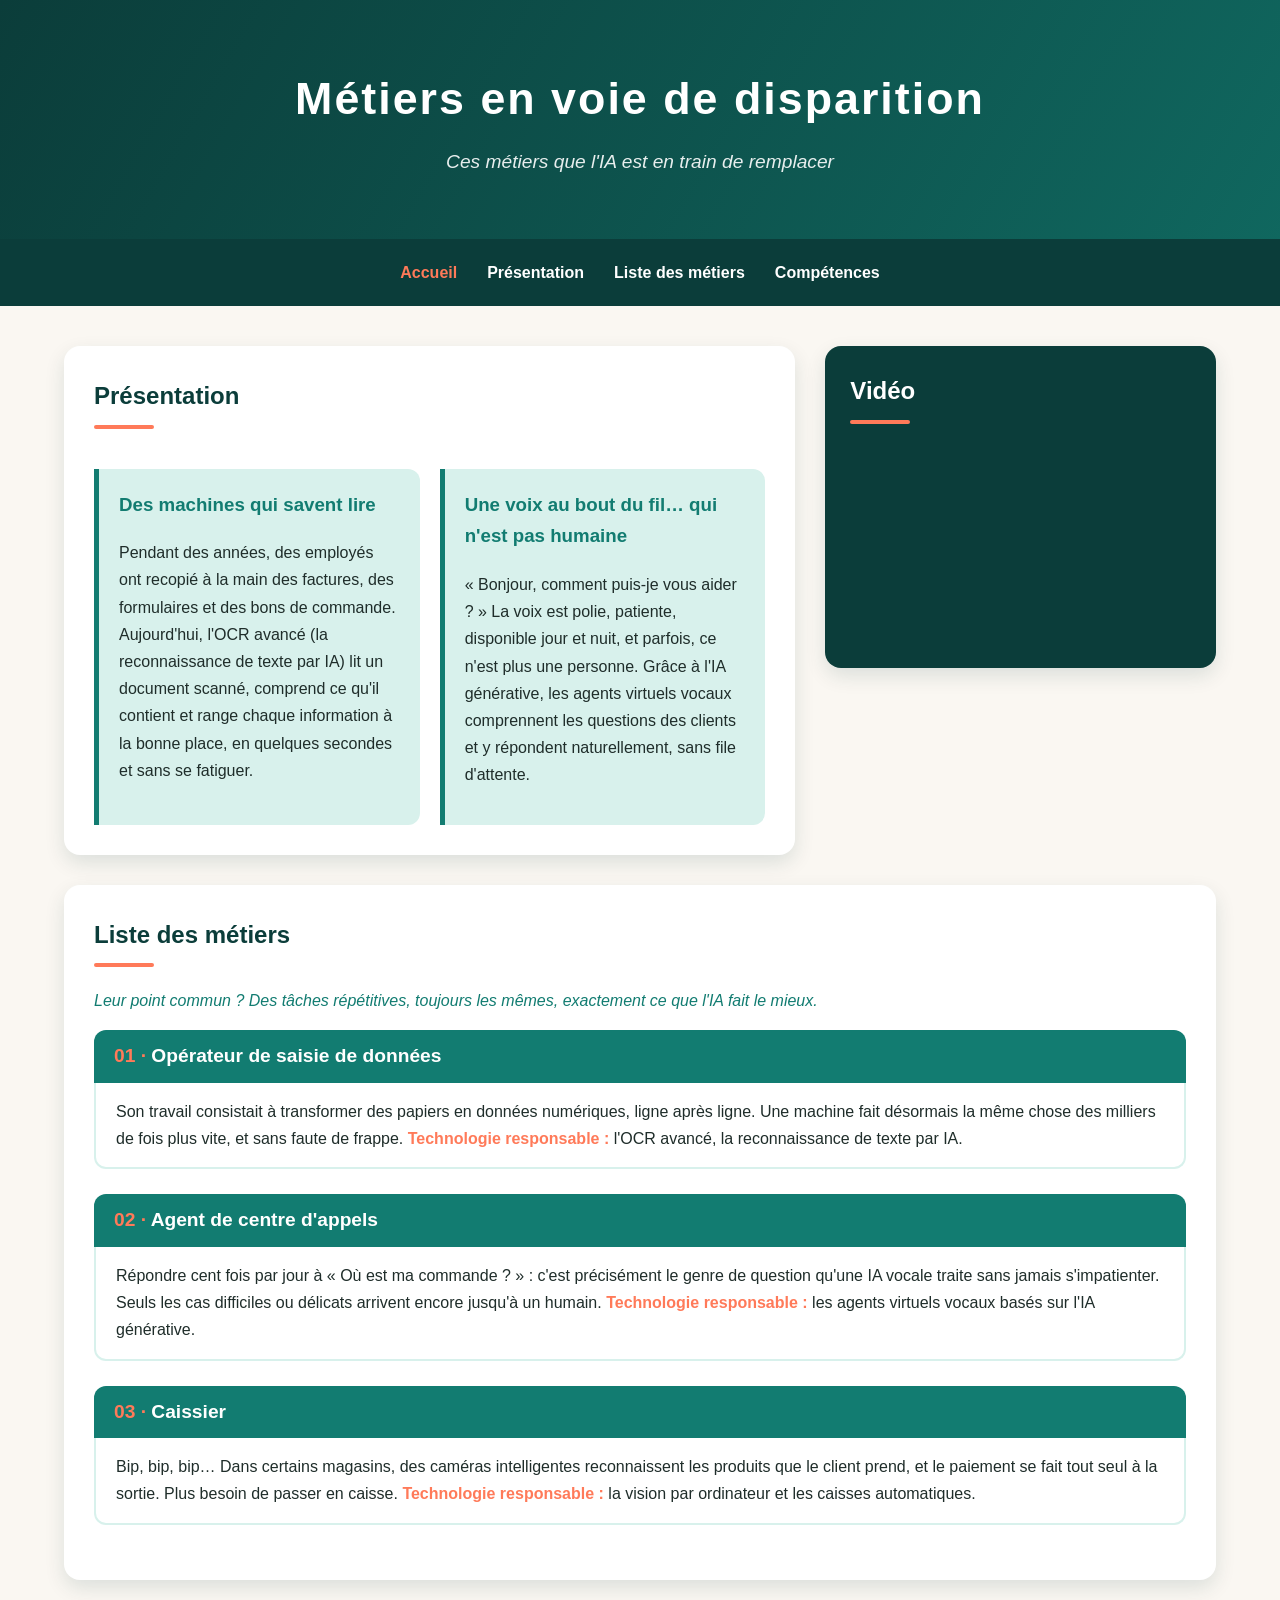
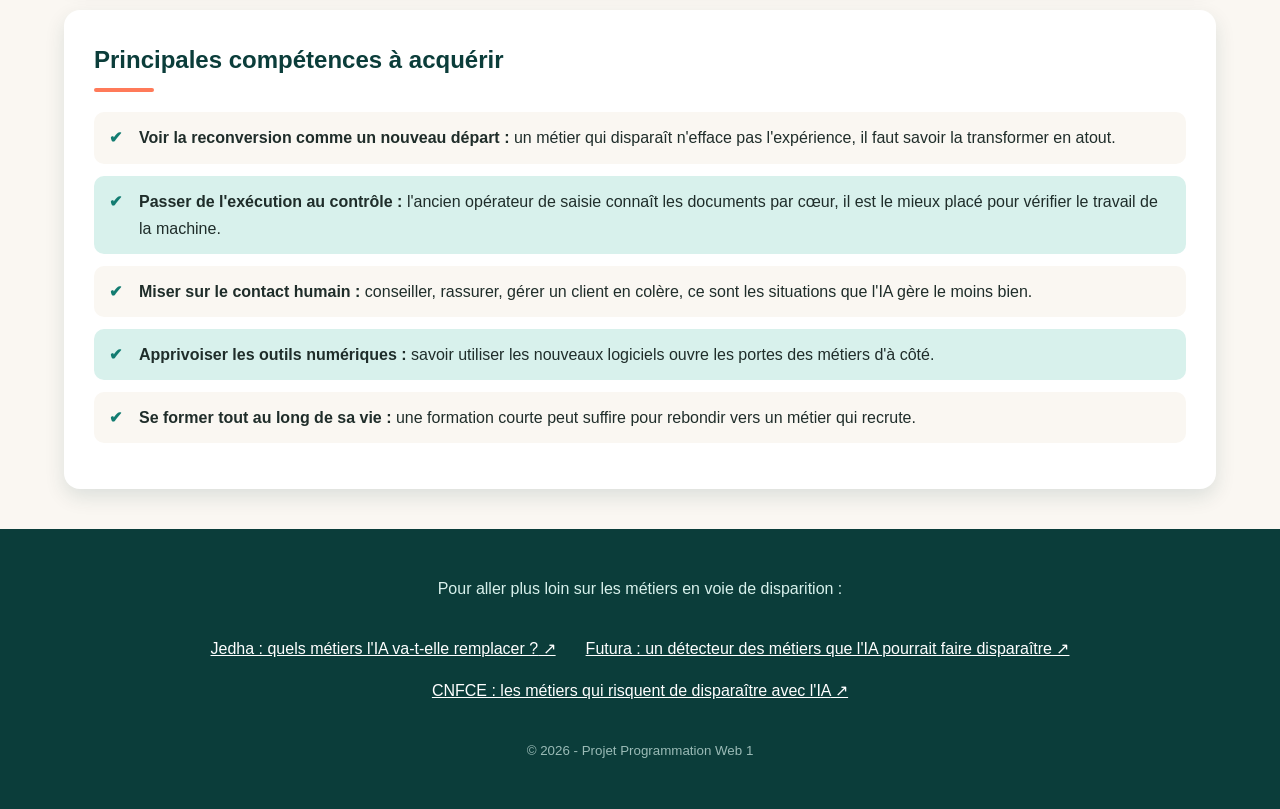
<file: disparition.html>
<!DOCTYPE html>
<html lang="fr">
  <head>
    <meta charset="UTF-8" />
    <meta name="viewport" content="width=device-width, initial-scale=1.0" />
    <title>Métiers en voie de disparition</title>
    <link rel="stylesheet" href="style-categories.css" />
  </head>
  <body>
    <header>
      <h1>Métiers en voie de disparition</h1>
      <p>Ces métiers que l'IA est en train de remplacer</p>
    </header>

    <nav>
      <a href="index.html">Accueil</a>
      <a href="#presentation">Présentation</a>
      <a href="#liste">Liste des métiers</a>
      <a href="#competences">Compétences</a>
    </nav>

    <main>
      <section id="presentation">
        <h2>Présentation</h2>
        <article>
          <h3>Des machines qui savent lire</h3>
          <p>
            Pendant des années, des employés ont recopié à la main des factures,
            des formulaires et des bons de commande. Aujourd'hui, l'OCR avancé
            (la reconnaissance de texte par IA) lit un document scanné, comprend
            ce qu'il contient et range chaque information à la bonne place, en
            quelques secondes et sans se fatiguer.
          </p>
        </article>
        <article>
          <h3>Une voix au bout du fil… qui n'est pas humaine</h3>
          <p>
            « Bonjour, comment puis-je vous aider ? » La voix est polie,
            patiente, disponible jour et nuit, et parfois, ce n'est plus une
            personne. Grâce à l'IA générative, les agents virtuels vocaux
            comprennent les questions des clients et y répondent naturellement,
            sans file d'attente.
          </p>
        </article>
      </section>

      <section id="liste">
        <h2>Liste des métiers</h2>
        <p>
          Leur point commun ? Des tâches répétitives, toujours les mêmes,
          exactement ce que l'IA fait le mieux.
        </p>
        <dl>
          <dt>Opérateur de saisie de données</dt>
          <dd>
            Son travail consistait à transformer des papiers en données
            numériques, ligne après ligne. Une machine fait désormais la même
            chose des milliers de fois plus vite, et sans faute de frappe.
            <strong>Technologie responsable :</strong> l'OCR avancé, la
            reconnaissance de texte par IA.
          </dd>

          <dt>Agent de centre d'appels</dt>
          <dd>
            Répondre cent fois par jour à « Où est ma commande ? » : c'est
            précisément le genre de question qu'une IA vocale traite sans jamais
            s'impatienter. Seuls les cas difficiles ou délicats arrivent encore
            jusqu'à un humain. <strong>Technologie responsable :</strong> les
            agents virtuels vocaux basés sur l'IA générative.
          </dd>

          <dt>Caissier</dt>
          <dd>
            Bip, bip, bip… Dans certains magasins, des caméras intelligentes
            reconnaissent les produits que le client prend, et le paiement se
            fait tout seul à la sortie. Plus besoin de passer en caisse.
            <strong>Technologie responsable :</strong> la vision par ordinateur
            et les caisses automatiques.
          </dd>
        </dl>
      </section>

      <section id="competences">
        <h2>Principales compétences à acquérir</h2>
        <ul>
          <li>
            <strong>Voir la reconversion comme un nouveau départ :</strong> un
            métier qui disparaît n'efface pas l'expérience, il faut savoir la
            transformer en atout.
          </li>
          <li>
            <strong>Passer de l'exécution au contrôle :</strong> l'ancien
            opérateur de saisie connaît les documents par cœur, il est le mieux
            placé pour vérifier le travail de la machine.
          </li>
          <li>
            <strong>Miser sur le contact humain :</strong> conseiller, rassurer,
            gérer un client en colère, ce sont les situations que l'IA gère le
            moins bien.
          </li>
          <li>
            <strong>Apprivoiser les outils numériques :</strong> savoir utiliser
            les nouveaux logiciels ouvre les portes des métiers d'à côté.
          </li>
          <li>
            <strong>Se former tout au long de sa vie :</strong> une formation
            courte peut suffire pour rebondir vers un métier qui recrute.
          </li>
        </ul>
      </section>

      <aside>
        <h2>Vidéo</h2>
        <iframe
          width="560"
          height="315"
          src="https://www.youtube.com/embed/VIDEO_ID"
          title="Vidéo sur les métiers menacés par l'IA"
          allowfullscreen
        ></iframe>
      </aside>
    </main>

    <footer>
      <p>Pour aller plus loin sur les métiers en voie de disparition :</p>
      <ul>
        <li>
          <a
            href="https://www.jedha.co/formation-ia/quels-metiers-l-ia-va-t-elle-remplacer"
            >Jedha : quels métiers l'IA va-t-elle remplacer ?</a
          >
        </li>
        <li>
          <a
            href="https://futura-sciences.com/tech/actualites/intelligence-artificielle-anthropic-mis-point-detecteur-reperer-metiers-ia-pourrait-faire-disparaitre-132630/"
            >Futura : un détecteur des métiers que l'IA pourrait faire
            disparaître</a
          >
        </li>
        <li>
          <a href="https://www.cnfce.com/actualites/metiers-disparition-ia"
            >CNFCE : les métiers qui risquent de disparaître avec l'IA</a
          >
        </li>
      </ul>
      <p><small>© 2026 - Projet Programmation Web 1</small></p>
    </footer>
  </body>
</html>
</file>
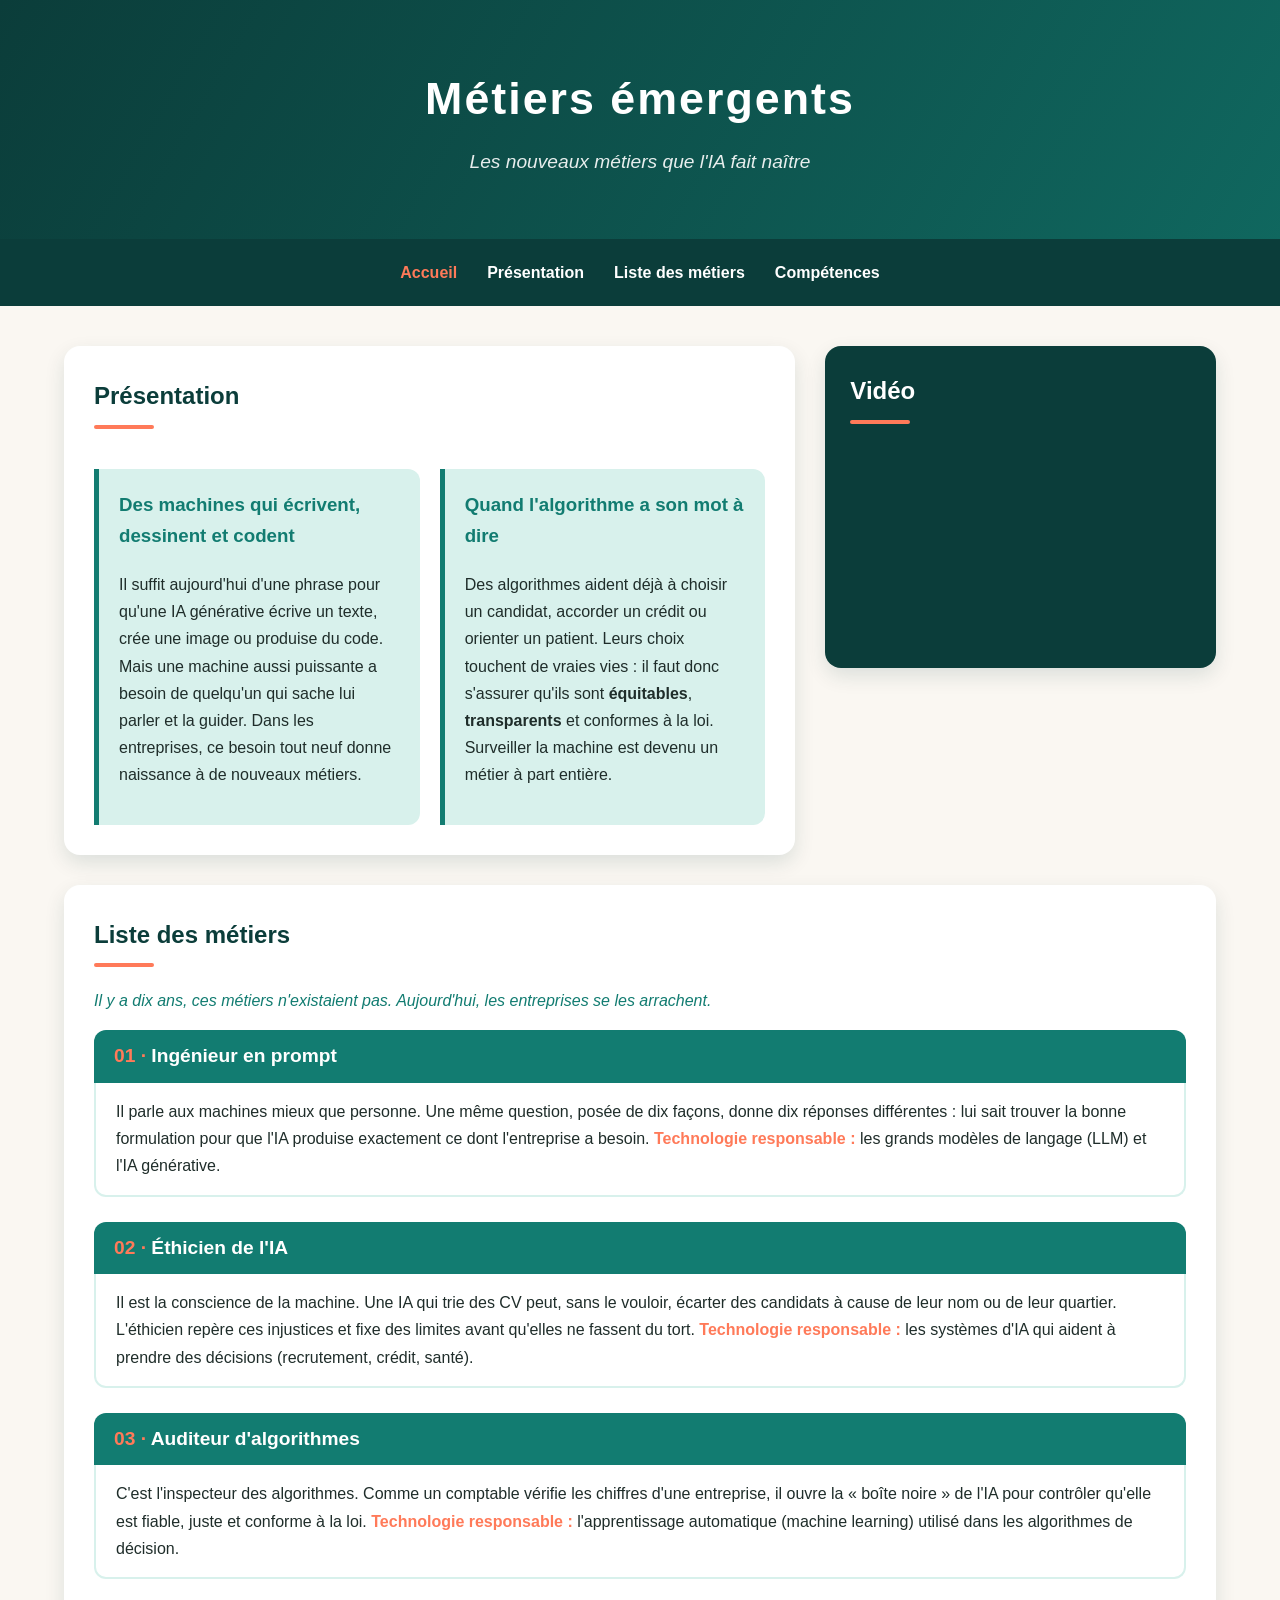
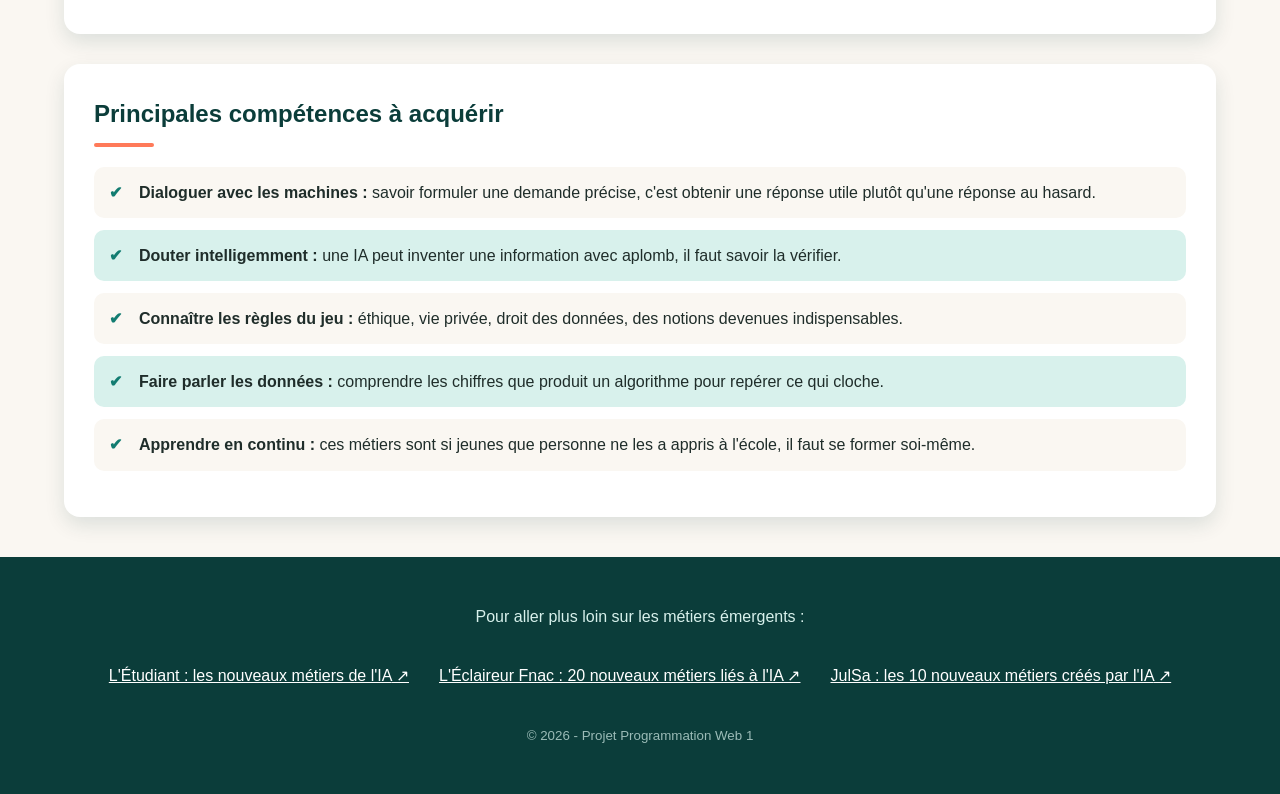
<file: emergents.html>
<!DOCTYPE html>
<html lang="fr">
  <head>
    <meta charset="UTF-8" />
    <meta name="viewport" content="width=device-width, initial-scale=1.0" />
    <title>Métiers émergents</title>
    <link rel="stylesheet" href="style-categories.css" />
  </head>
  <body>
    <header>
      <h1>Métiers émergents</h1>
      <p>Les nouveaux métiers que l'IA fait naître</p>
    </header>

    <nav>
      <a href="index.html">Accueil</a>
      <a href="#presentation">Présentation</a>
      <a href="#liste">Liste des métiers</a>
      <a href="#competences">Compétences</a>
    </nav>

    <main>
      <section id="presentation">
        <h2>Présentation</h2>
        <article>
          <h3>Des machines qui écrivent, dessinent et codent</h3>
          <p>
            Il suffit aujourd'hui d'une phrase pour qu'une IA générative écrive
            un texte, crée une image ou produise du code. Mais une machine aussi
            puissante a besoin de quelqu'un qui sache lui parler et la guider.
            Dans les entreprises, ce besoin tout neuf donne naissance à de
            nouveaux métiers.
          </p>
        </article>
        <article>
          <h3>Quand l'algorithme a son mot à dire</h3>
          <p>
            Des algorithmes aident déjà à choisir un candidat, accorder un
            crédit ou orienter un patient. Leurs choix touchent de vraies vies :
            il faut donc s'assurer qu'ils sont <strong>équitables</strong>,
            <strong>transparents</strong> et conformes à la loi. Surveiller la
            machine est devenu un métier à part entière.
          </p>
        </article>
      </section>

      <section id="liste">
        <h2>Liste des métiers</h2>
        <p>
          Il y a dix ans, ces métiers n'existaient pas. Aujourd'hui, les
          entreprises se les arrachent.
        </p>
        <dl>
          <dt>Ingénieur en prompt</dt>
          <dd>
            Il parle aux machines mieux que personne. Une même question, posée
            de dix façons, donne dix réponses différentes : lui sait trouver la
            bonne formulation pour que l'IA produise exactement ce dont
            l'entreprise a besoin.
            <strong>Technologie responsable :</strong> les grands modèles de
            langage (LLM) et l'IA générative.
          </dd>

          <dt>Éthicien de l'IA</dt>
          <dd>
            Il est la conscience de la machine. Une IA qui trie des CV peut,
            sans le vouloir, écarter des candidats à cause de leur nom ou de
            leur quartier. L'éthicien repère ces injustices et fixe des limites
            avant qu'elles ne fassent du tort.
            <strong>Technologie responsable :</strong> les systèmes d'IA qui
            aident à prendre des décisions (recrutement, crédit, santé).
          </dd>

          <dt>Auditeur d'algorithmes</dt>
          <dd>
            C'est l'inspecteur des algorithmes. Comme un comptable vérifie les
            chiffres d'une entreprise, il ouvre la « boîte noire » de l'IA pour
            contrôler qu'elle est fiable, juste et conforme à la loi.
            <strong>Technologie responsable :</strong> l'apprentissage
            automatique (machine learning) utilisé dans les algorithmes de
            décision.
          </dd>
        </dl>
      </section>

      <section id="competences">
        <h2>Principales compétences à acquérir</h2>
        <ul>
          <li>
            <strong>Dialoguer avec les machines :</strong> savoir formuler une
            demande précise, c'est obtenir une réponse utile plutôt qu'une
            réponse au hasard.
          </li>
          <li>
            <strong>Douter intelligemment :</strong> une IA peut inventer une
            information avec aplomb, il faut savoir la vérifier.
          </li>
          <li>
            <strong>Connaître les règles du jeu :</strong> éthique, vie privée,
            droit des données, des notions devenues indispensables.
          </li>
          <li>
            <strong>Faire parler les données :</strong> comprendre les chiffres
            que produit un algorithme pour repérer ce qui cloche.
          </li>
          <li>
            <strong>Apprendre en continu :</strong> ces métiers sont si jeunes
            que personne ne les a appris à l'école, il faut se former soi-même.
          </li>
        </ul>
      </section>

      <aside>
        <h2>Vidéo</h2>
        <iframe
          width="560"
          height="315"
          src="https://www.youtube.com/embed/VIDEO_ID"
          title="Vidéo sur les métiers émergents de l'IA"
          allowfullscreen
        ></iframe>
      </aside>
    </main>

    <footer>
      <p>Pour aller plus loin sur les métiers émergents :</p>
      <ul>
        <li>
          <a
            href="https://www.letudiant.fr/metiers/prompt-engineer-psydesigner-data-scientist-decouvrez-les-nouveaux-metiers-de-l-ia.html"
            >L'Étudiant : les nouveaux métiers de l'IA</a
          >
        </li>
        <li>
          <a
            href="https://leclaireur.fnac.com/article/356611-quels-sont-les-nouveaux-metiers-lies-a-lia/"
            >L'Éclaireur Fnac : 20 nouveaux métiers liés à l'IA</a
          >
        </li>
        <li>
          <a
            href="https://www.julsa.fr/les-10-nouveaux-metiers-crees-par-lintelligence-artificielle/"
            >JulSa : les 10 nouveaux métiers créés par l'IA</a
          >
        </li>
      </ul>
      <p><small>© 2026 - Projet Programmation Web 1</small></p>
    </footer>
  </body>
</html>
</file>
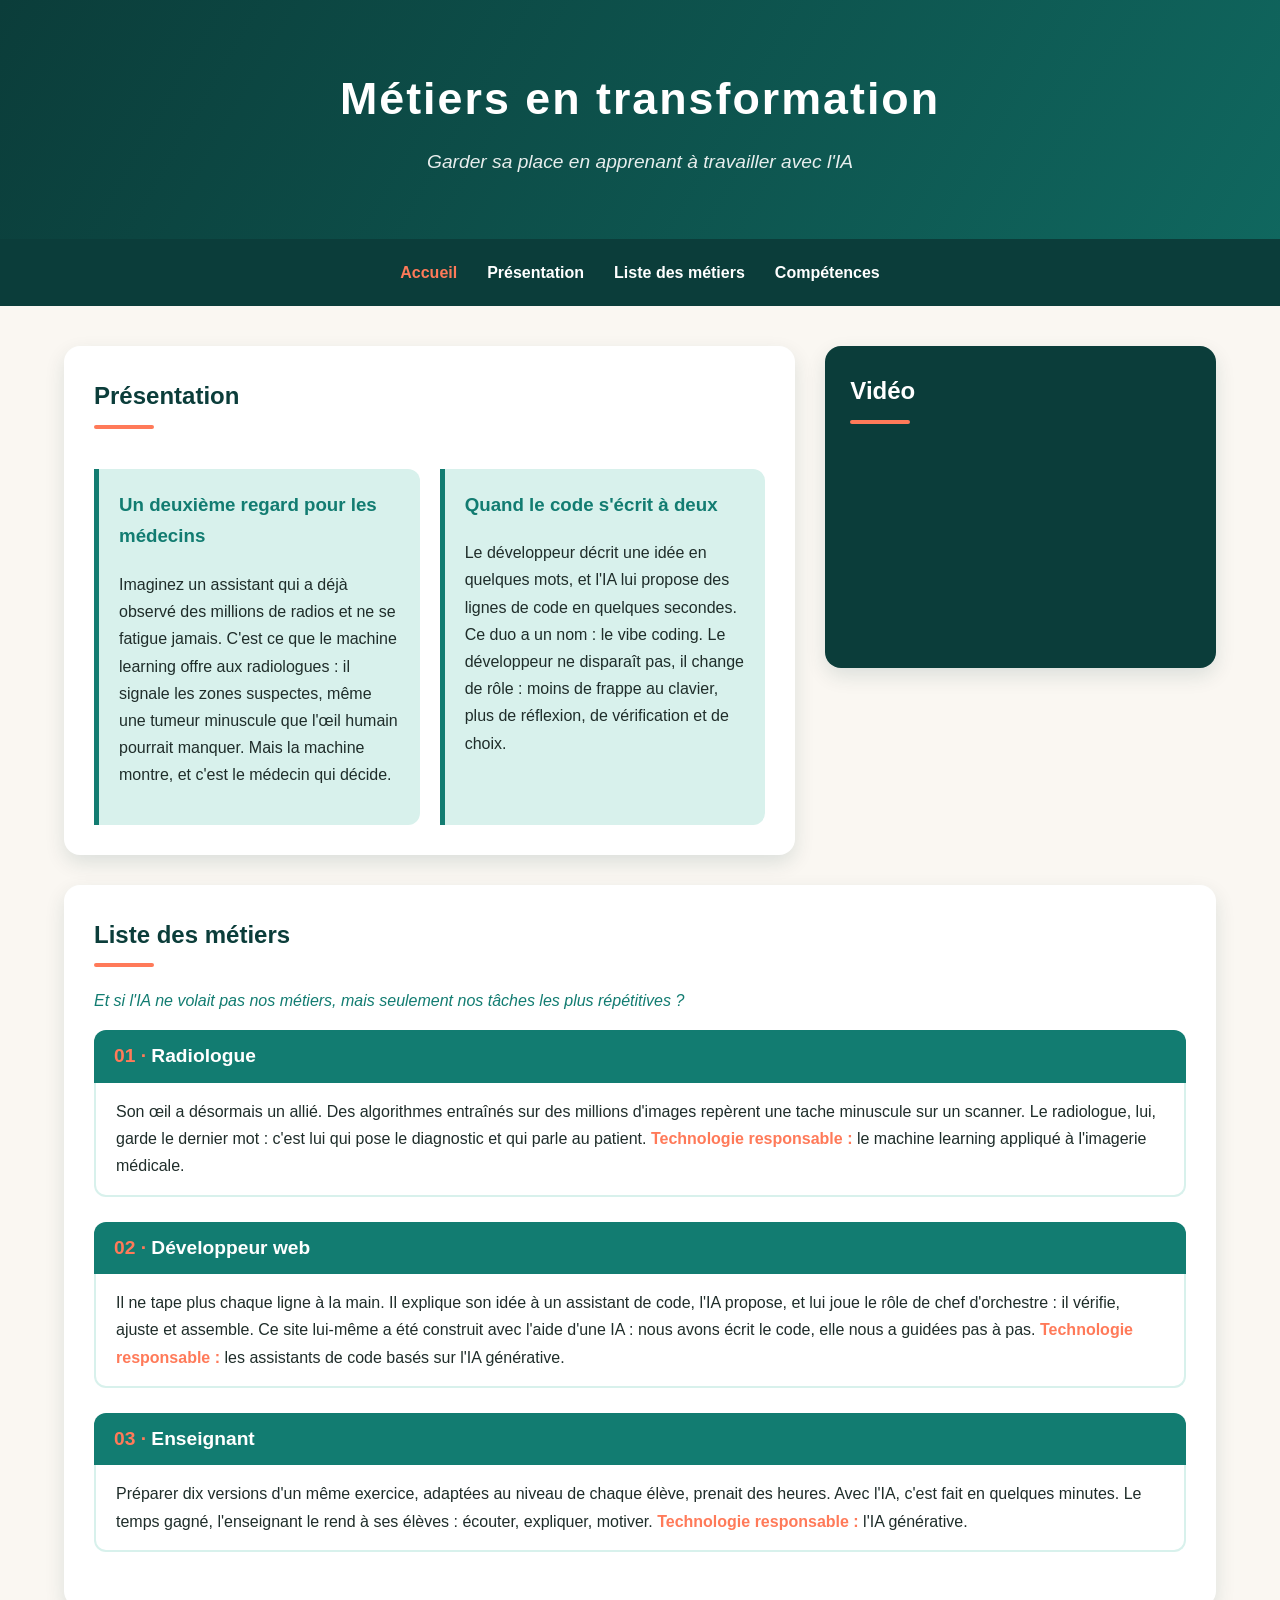
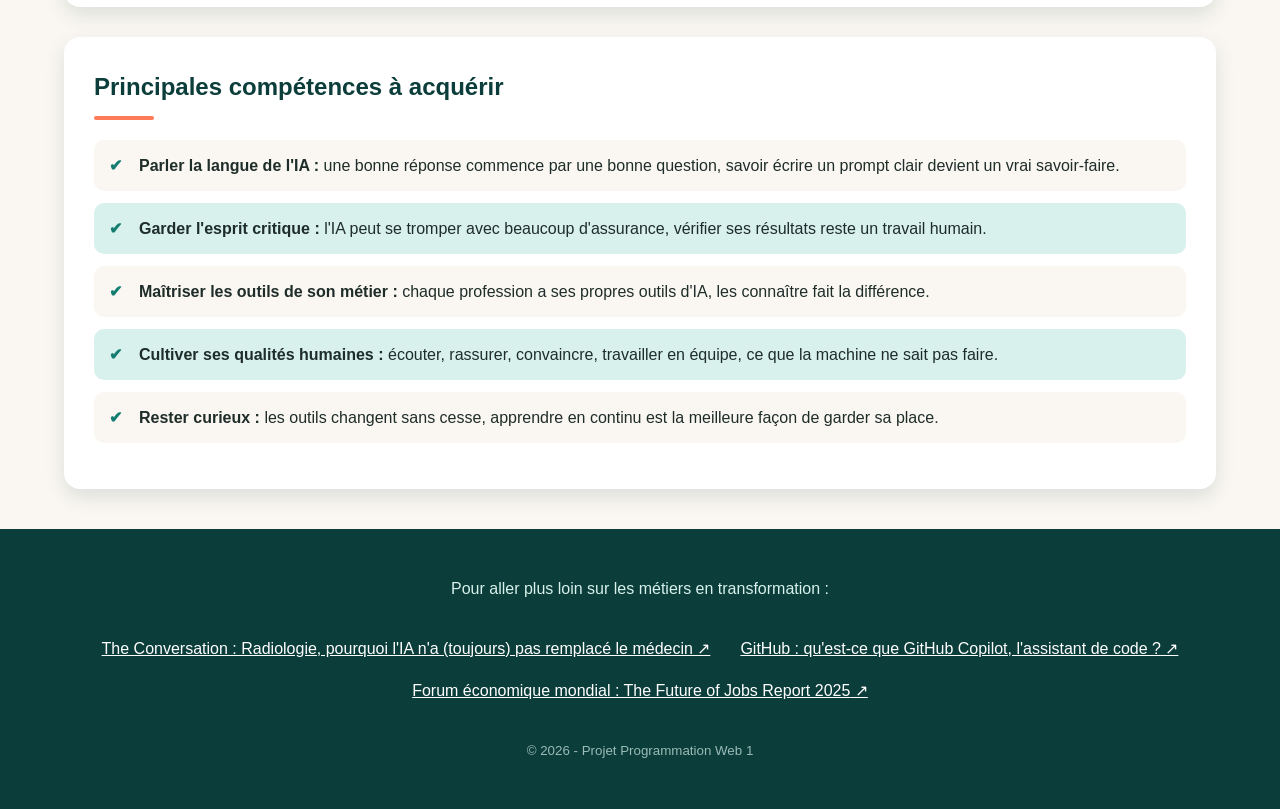
<file: transformation.html>
<!DOCTYPE html>
<html lang="fr">
  <head>
    <meta charset="UTF-8" />
    <meta name="viewport" content="width=device-width, initial-scale=1.0" />
    <title>Métiers en transformation</title>
    <link rel="stylesheet" href="style-categories.css" />
  </head>
  <body>
    <header>
      <h1>Métiers en transformation</h1>
      <p>Garder sa place en apprenant à travailler avec l'IA</p>
    </header>

    <nav>
      <a href="index.html">Accueil</a>
      <a href="#presentation">Présentation</a>
      <a href="#liste">Liste des métiers</a>
      <a href="#competences">Compétences</a>
    </nav>

    <main>
      <section id="presentation">
        <h2>Présentation</h2>
        <article>
          <h3>Un deuxième regard pour les médecins</h3>
          <p>
            Imaginez un assistant qui a déjà observé des millions de radios et
            ne se fatigue jamais. C'est ce que le machine learning offre aux
            radiologues : il signale les zones suspectes, même une tumeur
            minuscule que l'œil humain pourrait manquer. Mais la machine montre,
            et c'est le médecin qui décide.
          </p>
        </article>
        <article>
          <h3>Quand le code s'écrit à deux</h3>
          <p>
            Le développeur décrit une idée en quelques mots, et l'IA lui propose
            des lignes de code en quelques secondes. Ce duo a un nom : le vibe
            coding. Le développeur ne disparaît pas, il change de rôle : moins
            de frappe au clavier, plus de réflexion, de vérification et de
            choix.
          </p>
        </article>
      </section>

      <section id="liste">
        <h2>Liste des métiers</h2>
        <p>
          Et si l'IA ne volait pas nos métiers, mais seulement nos tâches les
          plus répétitives ?
        </p>
        <dl>
          <dt>Radiologue</dt>
          <dd>
            Son œil a désormais un allié. Des algorithmes entraînés sur des
            millions d'images repèrent une tache minuscule sur un scanner. Le
            radiologue, lui, garde le dernier mot : c'est lui qui pose le
            diagnostic et qui parle au patient.
            <strong>Technologie responsable :</strong> le machine learning
            appliqué à l'imagerie médicale.
          </dd>

          <dt>Développeur web</dt>
          <dd>
            Il ne tape plus chaque ligne à la main. Il explique son idée à un
            assistant de code, l'IA propose, et lui joue le rôle de chef
            d'orchestre : il vérifie, ajuste et assemble. Ce site lui-même a été
            construit avec l'aide d'une IA : nous avons écrit le code, elle nous
            a guidées pas à pas. <strong>Technologie responsable :</strong> les
            assistants de code basés sur l'IA générative.
          </dd>

          <dt>Enseignant</dt>
          <dd>
            Préparer dix versions d'un même exercice, adaptées au niveau de
            chaque élève, prenait des heures. Avec l'IA, c'est fait en quelques
            minutes. Le temps gagné, l'enseignant le rend à ses élèves :
            écouter, expliquer, motiver.
            <strong>Technologie responsable :</strong> l'IA générative.
          </dd>
        </dl>
      </section>

      <section id="competences">
        <h2>Principales compétences à acquérir</h2>
        <ul>
          <li>
            <strong>Parler la langue de l'IA :</strong> une bonne réponse
            commence par une bonne question, savoir écrire un prompt clair
            devient un vrai savoir-faire.
          </li>
          <li>
            <strong>Garder l'esprit critique :</strong> l'IA peut se tromper
            avec beaucoup d'assurance, vérifier ses résultats reste un travail
            humain.
          </li>
          <li>
            <strong>Maîtriser les outils de son métier :</strong> chaque
            profession a ses propres outils d'IA, les connaître fait la
            différence.
          </li>
          <li>
            <strong>Cultiver ses qualités humaines :</strong> écouter, rassurer,
            convaincre, travailler en équipe, ce que la machine ne sait pas
            faire.
          </li>
          <li>
            <strong>Rester curieux :</strong> les outils changent sans cesse,
            apprendre en continu est la meilleure façon de garder sa place.
          </li>
        </ul>
      </section>

      <aside>
        <h2>Vidéo</h2>
        <iframe
          width="560"
          height="315"
          src="https://www.youtube.com/embed/VIDEO_ID"
          title="Vidéo sur les métiers en transformation"
          allowfullscreen
        ></iframe>
      </aside>
    </main>

    <footer>
      <p>Pour aller plus loin sur les métiers en transformation :</p>
      <ul>
        <li>
          <a
            href="https://theconversation.com/radiologie-pourquoi-lia-na-toujours-pas-remplace-le-medecin-185319"
            >The Conversation : Radiologie, pourquoi l'IA n'a (toujours) pas
            remplacé le médecin</a
          >
        </li>
        <li>
          <a
            href="https://docs.github.com/en/copilot/get-started/what-is-github-copilot"
            >GitHub : qu'est-ce que GitHub Copilot, l'assistant de code ?</a
          >
        </li>
        <li>
          <a
            href="https://www.weforum.org/publications/the-future-of-jobs-report-2025/"
            >Forum économique mondial : The Future of Jobs Report 2025</a
          >
        </li>
      </ul>
      <p><small>© 2026 - Projet Programmation Web 1</small></p>
    </footer>
  </body>
</html>
</file>
<file: style-categories.css>
/* =========================================
   1. LES COULEURS DU SITE (variables)
   ========================================= */
   :root {
    --vert-fonce: #0b3d3a;
    --vert: #127c71;
    --vert-clair: #d8f1ec;
    --corail: #ff7a59;
    --creme: #faf7f2;
    --texte: #1f2d2a;
    --blanc: #ffffff;
    --ombre: 0 8px 20px rgba(11, 61, 58, 0.12);
}

/* =========================================
   2. LA PAGE ENTIÈRE
   ========================================= */
* {
    box-sizing: border-box;
}

body {
    margin: 0;
    font-family: "Segoe UI", Arial, sans-serif;
    background-color: var(--creme);
    color: var(--texte);
    line-height: 1.7;
    display: flex;
    flex-direction: column;
    min-height: 100vh;
}

/* =========================================
   3. LE HEADER (la bannière)
   ========================================= */
header {
    display: flex;
    flex-direction: column;
    align-items: center;
    justify-content: center;
    text-align: center;
    padding: 60px 20px;
    color: var(--blanc);
    background: linear-gradient(120deg, var(--vert-fonce), var(--vert), var(--vert-fonce));
    background-size: 300% 300%;
    animation: degrade-mouvant 12s ease infinite;
}

header h1 {
    margin: 0;
    font-size: 2.8rem;
    letter-spacing: 2px;
    animation: apparition 1s ease-out;
}

header p {
    margin: 10px 0 0;
    font-size: 1.2rem;
    font-style: italic;
    opacity: 0.9;
    animation: apparition 1.6s ease-out;
}

/* =========================================
   4. LE MENU (nav)
   ========================================= */
nav {
    display: flex;
    justify-content: center;
    flex-wrap: wrap;
    gap: 30px;
    padding: 15px 20px;
    background-color: var(--vert-fonce);
    position: sticky;
    top: 0;
    z-index: 10;
}

nav a {
    position: relative;
    color: var(--blanc);
    text-decoration: none;
    font-weight: bold;
    padding: 5px 0;
}

/* La petite ligne corail qui grandit sous le lien au survol */
nav a::after {
    content: "";
    position: absolute;
    left: 0;
    bottom: 0;
    width: 100%;
    height: 3px;
    background-color: var(--corail);
    transform: scaleX(0);
    transition: transform 0.3s ease;
}

nav a:hover::after {
    transform: scaleX(1);
}

/* Le lien "Accueil" a un style à part (sélecteur d'attribut) */
nav a[href="index.html"] {
    color: var(--corail);
}

/* =========================================
   5. LE CONTENU PRINCIPAL (main)
   ========================================= */
main {
    display: flex;
    flex-wrap: wrap;
    gap: 30px;
    width: 90%;
    max-width: 1200px;
    margin: 40px auto;
    flex: 1;
}

/* L'ordre d'affichage des boîtes */
#presentation { order: 1; flex: 2 1 550px; }
aside         { order: 2; flex: 1 1 300px; }
#liste        { order: 3; flex: 1 1 100%; }
#competences  { order: 4; flex: 1 1 100%; }

/* Toutes les sections qui sont directement dans main */
main > section {
    background-color: var(--blanc);
    border-radius: 16px;
    padding: 30px;
    box-shadow: var(--ombre);
}

/* Les titres h2 avec une petite barre décorative dessous */
h2 {
    color: var(--vert-fonce);
    margin-top: 0;
}

h2::after {
    content: "";
    display: block;
    width: 60px;
    height: 4px;
    margin-top: 8px;
    border-radius: 2px;
    background-color: var(--corail);
}

/* =========================================
   6. SECTION PRÉSENTATION : les articles
   ========================================= */
#presentation {
    display: flex;
    flex-wrap: wrap;
    gap: 20px;
}

#presentation h2 {
    flex-basis: 100%;
}

#presentation article {
    flex: 1 1 250px;
    padding: 20px;
    border-left: 5px solid var(--vert);
    border-radius: 0 12px 12px 0;
    background-color: var(--vert-clair);
    transition: transform 0.3s ease, box-shadow 0.3s ease;
}

#presentation article:hover {
    transform: translateY(-6px);
    box-shadow: var(--ombre);
}

article h3 {
    margin-top: 0;
    color: var(--vert);
}

/* =========================================
   7. SECTION LISTE DES MÉTIERS
   ========================================= */
#liste > p {
    font-style: italic;
    color: var(--vert);
}

#liste dl {
    counter-reset: metier;
}

/* Le nom du métier, avec un numéro automatique 01, 02, 03 */
#liste dt {
    counter-increment: metier;
    font-size: 1.2rem;
    font-weight: bold;
    color: var(--blanc);
    background-color: var(--vert);
    padding: 10px 20px;
    border-radius: 12px 12px 0 0;
}

#liste dt::before {
    content: "0" counter(metier) " · ";
    color: var(--corail);
}

#liste dd {
    margin: 0 0 25px 0;
    padding: 15px 20px;
    border: 2px solid var(--vert-clair);
    border-top: none;
    border-radius: 0 0 12px 12px;
    transition: background-color 0.3s ease;
}

#liste dd:hover {
    background-color: var(--vert-clair);
}

/* "Technologie responsable" en couleur corail */
#liste dd strong {
    color: var(--corail);
}

/* =========================================
   8. SECTION COMPÉTENCES
   ========================================= */
#competences ul {
    list-style: none;
    padding: 0;
    display: flex;
    flex-direction: column;
    gap: 12px;
}

#competences li {
    padding: 12px 15px 12px 45px;
    position: relative;
    border-radius: 10px;
    background-color: var(--creme);
    transition: transform 0.3s ease;
}

/* Une coche verte devant chaque compétence */
#competences li::before {
    content: "✔";
    position: absolute;
    left: 15px;
    color: var(--vert);
    font-weight: bold;
}

#competences li:hover {
    transform: translateX(8px);
}

/* Une ligne sur deux a un fond différent */
#competences li:nth-child(even) {
    background-color: var(--vert-clair);
}

/* =========================================
   9. ASIDE : la vidéo
   ========================================= */
aside {
    background-color: var(--vert-fonce);
    color: var(--blanc);
    border-radius: 16px;
    padding: 25px;
    align-self: flex-start;
    box-shadow: var(--ombre);
}

aside h2 {
    color: var(--blanc);
}

aside iframe {
    width: 100%;
    height: auto;
    aspect-ratio: 16 / 9;
    border: none;
    border-radius: 10px;
}

/* =========================================
   10. LE FOOTER
   ========================================= */
footer {
    display: flex;
    flex-direction: column;
    align-items: center;
    text-align: center;
    padding: 30px 20px;
    background-color: var(--vert-fonce);
    color: var(--vert-clair);
}

footer ul {
    list-style: none;
    padding: 0;
    display: flex;
    flex-wrap: wrap;
    justify-content: center;
    gap: 15px 30px;
}

footer a {
    color: var(--blanc);
    transition: color 0.3s ease;
}

footer a:hover {
    color: var(--corail);
}

/* Petite flèche après les liens vers d'autres sites */
footer a[href^="https"]::after {
    content: " ↗";
}

footer small {
    opacity: 0.7;
}

/* =========================================
   11. LES ANIMATIONS (keyframes)
   ========================================= */
@keyframes degrade-mouvant {
    0%   { background-position: 0% 50%; }
    50%  { background-position: 100% 50%; }
    100% { background-position: 0% 50%; }
}

@keyframes apparition {
    from {
        opacity: 0;
        transform: translateY(-20px);
    }
    to {
        opacity: 1;
        transform: translateY(0);
    }
}

/* =========================================
   12. RESPONSIVE (petits écrans)
   ========================================= */

/* Tablettes */
@media (max-width: 768px) {
    header h1 {
        font-size: 2rem;
    }

    nav {
        gap: 15px;
    }

    main {
        width: 95%;
    }

    #presentation,
    aside {
        flex-basis: 100%;
    }
}

/* Téléphones */
@media (max-width: 480px) {
    header {
        padding: 40px 15px;
    }

    header h1 {
        font-size: 1.6rem;
    }

    nav {
        flex-direction: column;
        align-items: center;
        gap: 8px;
    }

    main > section {
        padding: 20px;
    }
}
</file>
